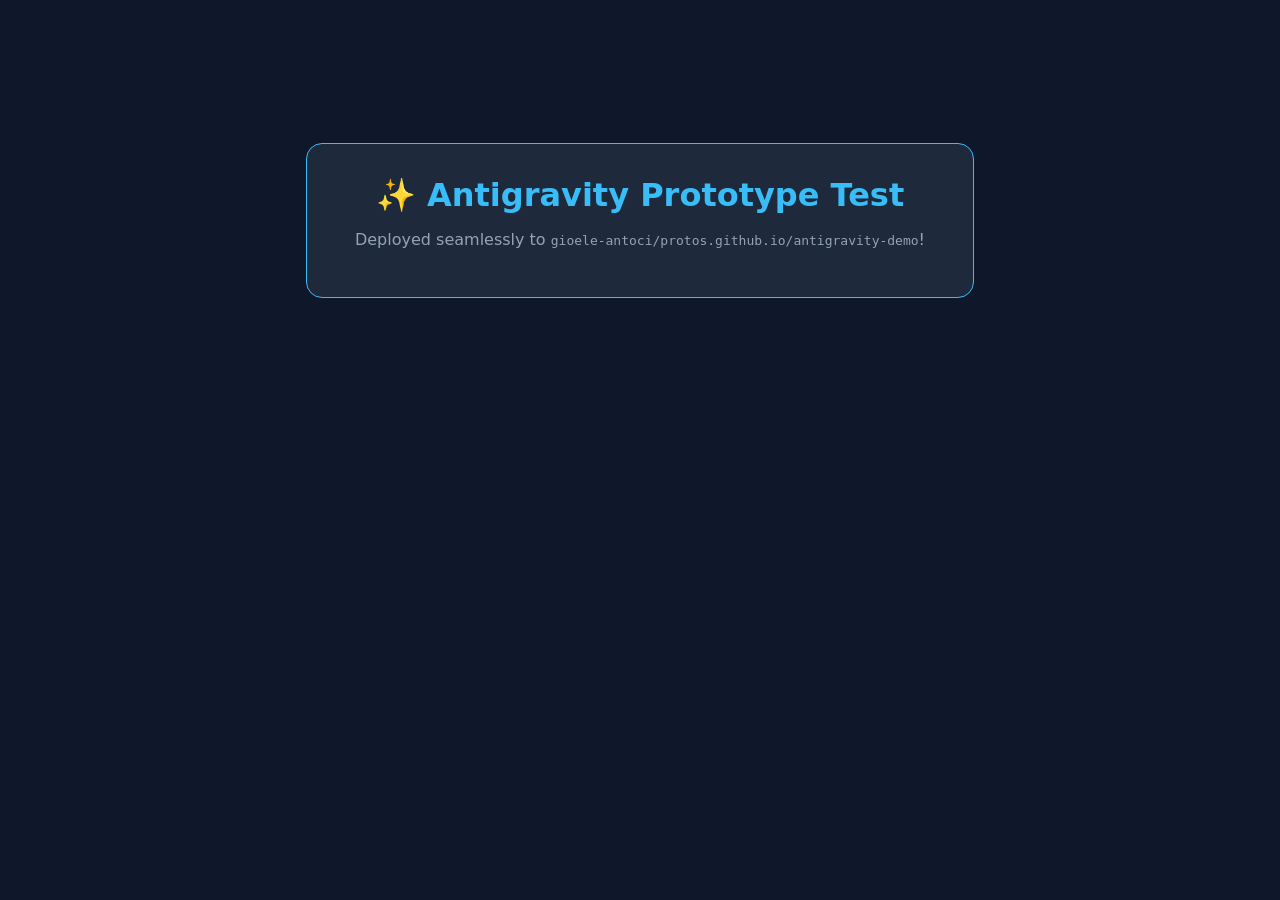
<file: antigravity-demo/index.html>
<!DOCTYPE html>
<html lang="en">
<head>
  <meta charset="UTF-8">
  <title>Agent Prototype Demo</title>
  <style>
    body { font-family: system-ui, sans-serif; background: #0f172a; color: #f8fafc; text-align: center; padding-top: 15vh; }
    .box { background: #1e293b; display: inline-block; padding: 2rem 3rem; border-radius: 1rem; border: 1px solid #38bdf8; }
    h1 { color: #38bdf8; margin: 0 0 1rem; }
    p { color: #94a3b8; }
  </style>
</head>
<body>
  <div class="box">
    <h1>✨ Antigravity Prototype Test</h1>
    <p>Deployed seamlessly to <code>gioele-antoci/protos.github.io/antigravity-demo</code>!</p>
  </div>
</body>
</html>
</file>
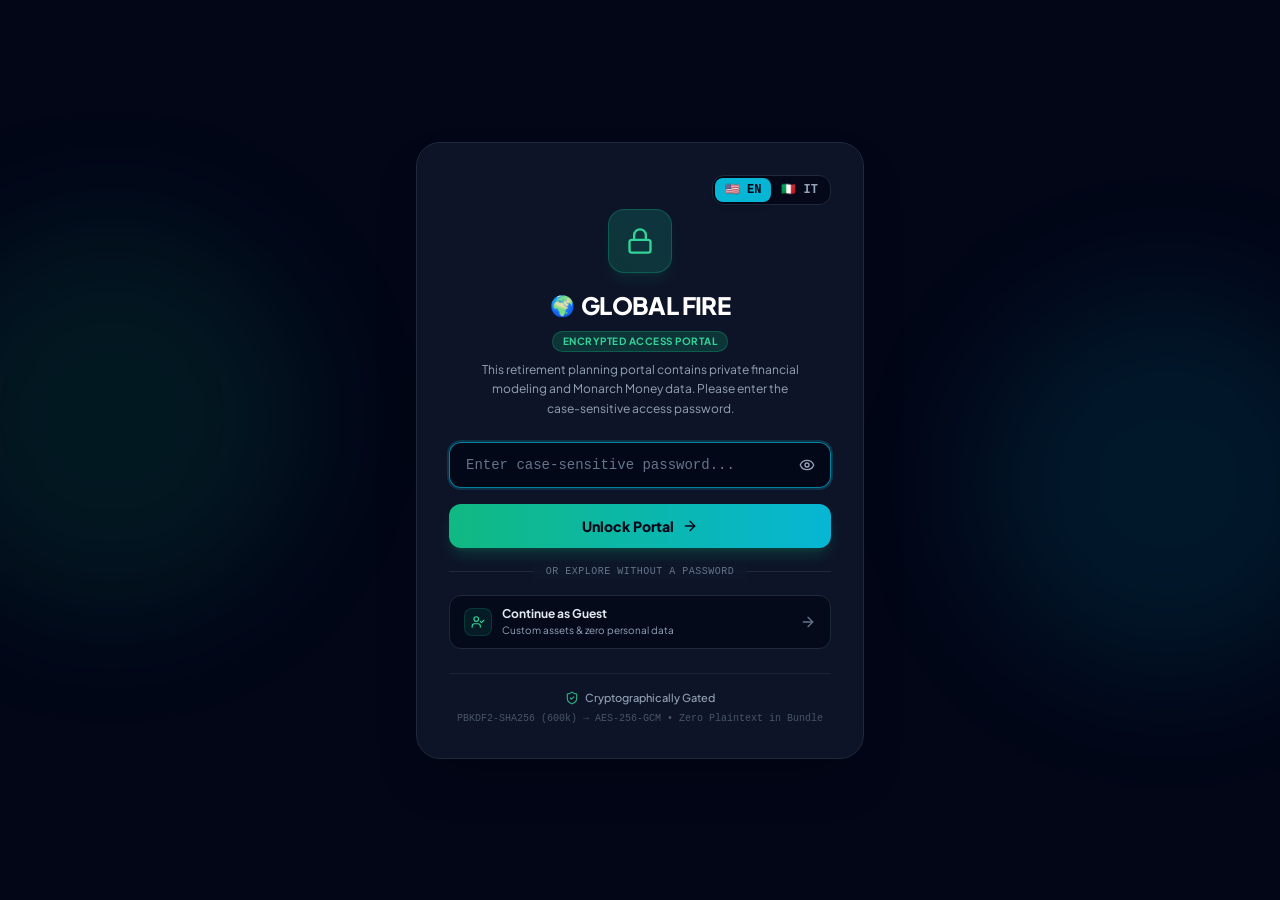
<file: global-fire-planner/index.html>
<!doctype html>
<html lang="en" class="dark">
  <head>
    <meta charset="UTF-8" />
    <link rel="icon" type="image/svg+xml" href="data:image/svg+xml,<svg xmlns='http://www.w3.org/2000/svg' viewBox='0 0 100 100'><text y='.9em' font-size='90'>🌍</text></svg>" />
    <meta name="viewport" content="width=device-width, initial-scale=1.0" />
    <meta http-equiv="Cache-Control" content="no-cache, no-store, must-revalidate" />
    <meta http-equiv="Pragma" content="no-cache" />
    <meta http-equiv="Expires" content="0" />
    <title>Global FIRE | Planet-Wide Retirement Timelines</title>
    <link rel="preconnect" href="https://fonts.googleapis.com">
    <link rel="preconnect" href="https://fonts.gstatic.com" crossorigin>
    <link href="https://fonts.googleapis.com/css2?family=Plus+Jakarta+Sans:wght@300;400;500;600;700;800&family=JetBrains+Mono:wght@400;500;600;700&display=swap" rel="stylesheet">
    <script type="module" crossorigin src="./assets/index-Co_eeKaE.js"></script>
    <link rel="stylesheet" crossorigin href="./assets/index-K_pzK1Fp.css">
  </head>
  <body class="bg-slate-950 text-slate-100 min-h-screen selection:bg-emerald-500/30 selection:text-emerald-200">
    <div id="root"></div>
  </body>
</html>
</file>
<file: global-fire-planner/assets/index-K_pzK1Fp.css>
*,:before,:after{--tw-border-spacing-x: 0;--tw-border-spacing-y: 0;--tw-translate-x: 0;--tw-translate-y: 0;--tw-rotate: 0;--tw-skew-x: 0;--tw-skew-y: 0;--tw-scale-x: 1;--tw-scale-y: 1;--tw-pan-x: ;--tw-pan-y: ;--tw-pinch-zoom: ;--tw-scroll-snap-strictness: proximity;--tw-gradient-from-position: ;--tw-gradient-via-position: ;--tw-gradient-to-position: ;--tw-ordinal: ;--tw-slashed-zero: ;--tw-numeric-figure: ;--tw-numeric-spacing: ;--tw-numeric-fraction: ;--tw-ring-inset: ;--tw-ring-offset-width: 0px;--tw-ring-offset-color: #fff;--tw-ring-color: rgb(59 130 246 / .5);--tw-ring-offset-shadow: 0 0 #0000;--tw-ring-shadow: 0 0 #0000;--tw-shadow: 0 0 #0000;--tw-shadow-colored: 0 0 #0000;--tw-blur: ;--tw-brightness: ;--tw-contrast: ;--tw-grayscale: ;--tw-hue-rotate: ;--tw-invert: ;--tw-saturate: ;--tw-sepia: ;--tw-drop-shadow: ;--tw-backdrop-blur: ;--tw-backdrop-brightness: ;--tw-backdrop-contrast: ;--tw-backdrop-grayscale: ;--tw-backdrop-hue-rotate: ;--tw-backdrop-invert: ;--tw-backdrop-opacity: ;--tw-backdrop-saturate: ;--tw-backdrop-sepia: ;--tw-contain-size: ;--tw-contain-layout: ;--tw-contain-paint: ;--tw-contain-style: }::backdrop{--tw-border-spacing-x: 0;--tw-border-spacing-y: 0;--tw-translate-x: 0;--tw-translate-y: 0;--tw-rotate: 0;--tw-skew-x: 0;--tw-skew-y: 0;--tw-scale-x: 1;--tw-scale-y: 1;--tw-pan-x: ;--tw-pan-y: ;--tw-pinch-zoom: ;--tw-scroll-snap-strictness: proximity;--tw-gradient-from-position: ;--tw-gradient-via-position: ;--tw-gradient-to-position: ;--tw-ordinal: ;--tw-slashed-zero: ;--tw-numeric-figure: ;--tw-numeric-spacing: ;--tw-numeric-fraction: ;--tw-ring-inset: ;--tw-ring-offset-width: 0px;--tw-ring-offset-color: #fff;--tw-ring-color: rgb(59 130 246 / .5);--tw-ring-offset-shadow: 0 0 #0000;--tw-ring-shadow: 0 0 #0000;--tw-shadow: 0 0 #0000;--tw-shadow-colored: 0 0 #0000;--tw-blur: ;--tw-brightness: ;--tw-contrast: ;--tw-grayscale: ;--tw-hue-rotate: ;--tw-invert: ;--tw-saturate: ;--tw-sepia: ;--tw-drop-shadow: ;--tw-backdrop-blur: ;--tw-backdrop-brightness: ;--tw-backdrop-contrast: ;--tw-backdrop-grayscale: ;--tw-backdrop-hue-rotate: ;--tw-backdrop-invert: ;--tw-backdrop-opacity: ;--tw-backdrop-saturate: ;--tw-backdrop-sepia: ;--tw-contain-size: ;--tw-contain-layout: ;--tw-contain-paint: ;--tw-contain-style: }*,:before,:after{box-sizing:border-box;border-width:0;border-style:solid;border-color:#e5e7eb}:before,:after{--tw-content: ""}html,:host{line-height:1.5;-webkit-text-size-adjust:100%;-moz-tab-size:4;-o-tab-size:4;tab-size:4;font-family:ui-sans-serif,system-ui,sans-serif,"Apple Color Emoji","Segoe UI Emoji",Segoe UI Symbol,"Noto Color Emoji";font-feature-settings:normal;font-variation-settings:normal;-webkit-tap-highlight-color:transparent}body{margin:0;line-height:inherit}hr{height:0;color:inherit;border-top-width:1px}abbr:where([title]){-webkit-text-decoration:underline dotted;text-decoration:underline dotted}h1,h2,h3,h4,h5,h6{font-size:inherit;font-weight:inherit}a{color:inherit;text-decoration:inherit}b,strong{font-weight:bolder}code,kbd,samp,pre{font-family:ui-monospace,SFMono-Regular,Menlo,Monaco,Consolas,Liberation Mono,Courier New,monospace;font-feature-settings:normal;font-variation-settings:normal;font-size:1em}small{font-size:80%}sub,sup{font-size:75%;line-height:0;position:relative;vertical-align:baseline}sub{bottom:-.25em}sup{top:-.5em}table{text-indent:0;border-color:inherit;border-collapse:collapse}button,input,optgroup,select,textarea{font-family:inherit;font-feature-settings:inherit;font-variation-settings:inherit;font-size:100%;font-weight:inherit;line-height:inherit;letter-spacing:inherit;color:inherit;margin:0;padding:0}button,select{text-transform:none}button,input:where([type=button]),input:where([type=reset]),input:where([type=submit]){-webkit-appearance:button;background-color:transparent;background-image:none}:-moz-focusring{outline:auto}:-moz-ui-invalid{box-shadow:none}progress{vertical-align:baseline}::-webkit-inner-spin-button,::-webkit-outer-spin-button{height:auto}[type=search]{-webkit-appearance:textfield;outline-offset:-2px}::-webkit-search-decoration{-webkit-appearance:none}::-webkit-file-upload-button{-webkit-appearance:button;font:inherit}summary{display:list-item}blockquote,dl,dd,h1,h2,h3,h4,h5,h6,hr,figure,p,pre{margin:0}fieldset{margin:0;padding:0}legend{padding:0}ol,ul,menu{list-style:none;margin:0;padding:0}dialog{padding:0}textarea{resize:vertical}input::-moz-placeholder,textarea::-moz-placeholder{opacity:1;color:#9ca3af}input::placeholder,textarea::placeholder{opacity:1;color:#9ca3af}button,[role=button]{cursor:pointer}:disabled{cursor:default}img,svg,video,canvas,audio,iframe,embed,object{display:block;vertical-align:middle}img,video{max-width:100%;height:auto}[hidden]:where(:not([hidden=until-found])){display:none}.sr-only{position:absolute;width:1px;height:1px;padding:0;margin:-1px;overflow:hidden;clip:rect(0,0,0,0);white-space:nowrap;border-width:0}.pointer-events-none{pointer-events:none}.visible{visibility:visible}.static{position:static}.fixed{position:fixed}.absolute{position:absolute}.relative{position:relative}.sticky{position:sticky}.inset-0{top:0;right:0;bottom:0;left:0}.-left-20{left:-5rem}.-right-16{right:-4rem}.-right-20{right:-5rem}.-right-24{right:-6rem}.-top-16{top:-4rem}.-top-24{top:-6rem}.bottom-1\/4{bottom:25%}.bottom-3{bottom:.75rem}.left-0{left:0}.left-3{left:.75rem}.left-3\.5{left:.875rem}.right-0{right:0}.right-3{right:.75rem}.top-0{top:0}.top-1\/2{top:50%}.top-1\/4{top:25%}.top-3{top:.75rem}.top-full{top:100%}.z-10{z-index:10}.z-20{z-index:20}.z-30{z-index:30}.z-40{z-index:40}.z-50{z-index:50}.mx-auto{margin-left:auto;margin-right:auto}.my-0\.5{margin-top:.125rem;margin-bottom:.125rem}.my-2{margin-top:.5rem;margin-bottom:.5rem}.my-4{margin-top:1rem;margin-bottom:1rem}.my-auto{margin-top:auto;margin-bottom:auto}.-mt-3{margin-top:-.75rem}.mb-1{margin-bottom:.25rem}.mb-1\.5{margin-bottom:.375rem}.mb-2{margin-bottom:.5rem}.mb-2\.5{margin-bottom:.625rem}.mb-3{margin-bottom:.75rem}.mb-4{margin-bottom:1rem}.mb-5{margin-bottom:1.25rem}.mb-6{margin-bottom:1.5rem}.ml-0{margin-left:0}.ml-1{margin-left:.25rem}.ml-1\.5{margin-left:.375rem}.ml-3{margin-left:.75rem}.ml-auto{margin-left:auto}.mr-0\.5{margin-right:.125rem}.mr-1{margin-right:.25rem}.mt-0\.5{margin-top:.125rem}.mt-1{margin-top:.25rem}.mt-1\.5{margin-top:.375rem}.mt-2{margin-top:.5rem}.mt-2\.5{margin-top:.625rem}.mt-3{margin-top:.75rem}.mt-4{margin-top:1rem}.mt-6{margin-top:1.5rem}.line-clamp-1{overflow:hidden;display:-webkit-box;-webkit-box-orient:vertical;-webkit-line-clamp:1}.line-clamp-2{overflow:hidden;display:-webkit-box;-webkit-box-orient:vertical;-webkit-line-clamp:2}.block{display:block}.inline-block{display:inline-block}.inline{display:inline}.flex{display:flex}.inline-flex{display:inline-flex}.table{display:table}.grid{display:grid}.hidden{display:none}.aspect-\[1200\/630\]{aspect-ratio:1200/630}.h-1{height:.25rem}.h-10{height:2.5rem}.h-12{height:3rem}.h-16{height:4rem}.h-2{height:.5rem}.h-2\.5{height:.625rem}.h-3{height:.75rem}.h-3\.5{height:.875rem}.h-4{height:1rem}.h-48{height:12rem}.h-5{height:1.25rem}.h-6{height:1.5rem}.h-7{height:1.75rem}.h-72{height:18rem}.h-9{height:2.25rem}.h-96{height:24rem}.h-\[340px\]{height:340px}.h-full{height:100%}.h-px{height:1px}.max-h-\[500px\]{max-height:500px}.max-h-\[50vh\]{max-height:50vh}.max-h-\[640px\]{max-height:640px}.max-h-\[68vh\]{max-height:68vh}.min-h-\[32px\]{min-height:32px}.min-h-\[36px\]{min-height:36px}.min-h-\[38px\]{min-height:38px}.min-h-\[48px\]{min-height:48px}.min-h-screen{min-height:100vh}.w-10{width:2.5rem}.w-11{width:2.75rem}.w-12{width:3rem}.w-16{width:4rem}.w-2{width:.5rem}.w-2\.5{width:.625rem}.w-20{width:5rem}.w-24{width:6rem}.w-3{width:.75rem}.w-3\.5{width:.875rem}.w-4{width:1rem}.w-48{width:12rem}.w-5{width:1.25rem}.w-6{width:1.5rem}.w-7{width:1.75rem}.w-72{width:18rem}.w-9{width:2.25rem}.w-96{width:24rem}.w-full{width:100%}.min-w-0{min-width:0px}.min-w-\[170px\]{min-width:170px}.max-w-2xl{max-width:42rem}.max-w-4xl{max-width:56rem}.max-w-7xl{max-width:80rem}.max-w-md{max-width:28rem}.max-w-xl{max-width:36rem}.max-w-xs{max-width:20rem}.flex-1{flex:1 1 0%}.shrink-0{flex-shrink:0}.-translate-x-1\/2{--tw-translate-x: -50%;transform:translate(var(--tw-translate-x),var(--tw-translate-y)) rotate(var(--tw-rotate)) skew(var(--tw-skew-x)) skewY(var(--tw-skew-y)) scaleX(var(--tw-scale-x)) scaleY(var(--tw-scale-y))}.-translate-y-1\/2{--tw-translate-y: -50%;transform:translate(var(--tw-translate-x),var(--tw-translate-y)) rotate(var(--tw-rotate)) skew(var(--tw-skew-x)) skewY(var(--tw-skew-y)) scaleX(var(--tw-scale-x)) scaleY(var(--tw-scale-y))}.-translate-y-full{--tw-translate-y: -100%;transform:translate(var(--tw-translate-x),var(--tw-translate-y)) rotate(var(--tw-rotate)) skew(var(--tw-skew-x)) skewY(var(--tw-skew-y)) scaleX(var(--tw-scale-x)) scaleY(var(--tw-scale-y))}.rotate-180{--tw-rotate: 180deg;transform:translate(var(--tw-translate-x),var(--tw-translate-y)) rotate(var(--tw-rotate)) skew(var(--tw-skew-x)) skewY(var(--tw-skew-y)) scaleX(var(--tw-scale-x)) scaleY(var(--tw-scale-y))}.rotate-45{--tw-rotate: 45deg;transform:translate(var(--tw-translate-x),var(--tw-translate-y)) rotate(var(--tw-rotate)) skew(var(--tw-skew-x)) skewY(var(--tw-skew-y)) scaleX(var(--tw-scale-x)) scaleY(var(--tw-scale-y))}.transform{transform:translate(var(--tw-translate-x),var(--tw-translate-y)) rotate(var(--tw-rotate)) skew(var(--tw-skew-x)) skewY(var(--tw-skew-y)) scaleX(var(--tw-scale-x)) scaleY(var(--tw-scale-y))}@keyframes pulse{50%{opacity:.5}}.animate-pulse{animation:pulse 2s cubic-bezier(.4,0,.6,1) infinite}@keyframes spin{to{transform:rotate(360deg)}}.animate-spin{animation:spin 1s linear infinite}.cursor-grab{cursor:grab}.cursor-pointer{cursor:pointer}.cursor-wait{cursor:wait}.touch-none{touch-action:none}.select-none{-webkit-user-select:none;-moz-user-select:none;user-select:none}.appearance-none{-webkit-appearance:none;-moz-appearance:none;appearance:none}.grid-cols-1{grid-template-columns:repeat(1,minmax(0,1fr))}.grid-cols-2{grid-template-columns:repeat(2,minmax(0,1fr))}.grid-cols-3{grid-template-columns:repeat(3,minmax(0,1fr))}.grid-cols-4{grid-template-columns:repeat(4,minmax(0,1fr))}.flex-col{flex-direction:column}.flex-wrap{flex-wrap:wrap}.items-start{align-items:flex-start}.items-center{align-items:center}.justify-end{justify-content:flex-end}.justify-center{justify-content:center}.justify-between{justify-content:space-between}.gap-0\.5{gap:.125rem}.gap-1{gap:.25rem}.gap-1\.5{gap:.375rem}.gap-2{gap:.5rem}.gap-2\.5{gap:.625rem}.gap-3{gap:.75rem}.gap-4{gap:1rem}.gap-x-1\.5{-moz-column-gap:.375rem;column-gap:.375rem}.gap-x-2{-moz-column-gap:.5rem;column-gap:.5rem}.gap-y-0\.5{row-gap:.125rem}.space-y-1>:not([hidden])~:not([hidden]){--tw-space-y-reverse: 0;margin-top:calc(.25rem * calc(1 - var(--tw-space-y-reverse)));margin-bottom:calc(.25rem * var(--tw-space-y-reverse))}.space-y-1\.5>:not([hidden])~:not([hidden]){--tw-space-y-reverse: 0;margin-top:calc(.375rem * calc(1 - var(--tw-space-y-reverse)));margin-bottom:calc(.375rem * var(--tw-space-y-reverse))}.space-y-2>:not([hidden])~:not([hidden]){--tw-space-y-reverse: 0;margin-top:calc(.5rem * calc(1 - var(--tw-space-y-reverse)));margin-bottom:calc(.5rem * var(--tw-space-y-reverse))}.space-y-2\.5>:not([hidden])~:not([hidden]){--tw-space-y-reverse: 0;margin-top:calc(.625rem * calc(1 - var(--tw-space-y-reverse)));margin-bottom:calc(.625rem * var(--tw-space-y-reverse))}.space-y-3>:not([hidden])~:not([hidden]){--tw-space-y-reverse: 0;margin-top:calc(.75rem * calc(1 - var(--tw-space-y-reverse)));margin-bottom:calc(.75rem * var(--tw-space-y-reverse))}.space-y-3\.5>:not([hidden])~:not([hidden]){--tw-space-y-reverse: 0;margin-top:calc(.875rem * calc(1 - var(--tw-space-y-reverse)));margin-bottom:calc(.875rem * var(--tw-space-y-reverse))}.space-y-4>:not([hidden])~:not([hidden]){--tw-space-y-reverse: 0;margin-top:calc(1rem * calc(1 - var(--tw-space-y-reverse)));margin-bottom:calc(1rem * var(--tw-space-y-reverse))}.space-y-5>:not([hidden])~:not([hidden]){--tw-space-y-reverse: 0;margin-top:calc(1.25rem * calc(1 - var(--tw-space-y-reverse)));margin-bottom:calc(1.25rem * var(--tw-space-y-reverse))}.space-y-6>:not([hidden])~:not([hidden]){--tw-space-y-reverse: 0;margin-top:calc(1.5rem * calc(1 - var(--tw-space-y-reverse)));margin-bottom:calc(1.5rem * var(--tw-space-y-reverse))}.divide-y>:not([hidden])~:not([hidden]){--tw-divide-y-reverse: 0;border-top-width:calc(1px * calc(1 - var(--tw-divide-y-reverse)));border-bottom-width:calc(1px * var(--tw-divide-y-reverse))}.divide-slate-800\/40>:not([hidden])~:not([hidden]){border-color:#1e293b66}.divide-slate-800\/60>:not([hidden])~:not([hidden]){border-color:#1e293b99}.self-start{align-self:flex-start}.self-end{align-self:flex-end}.self-stretch{align-self:stretch}.overflow-hidden{overflow:hidden}.overflow-x-auto{overflow-x:auto}.overflow-y-auto{overflow-y:auto}.truncate{overflow:hidden;text-overflow:ellipsis;white-space:nowrap}.whitespace-nowrap{white-space:nowrap}.rounded{border-radius:.25rem}.rounded-2xl{border-radius:1rem}.rounded-3xl{border-radius:1.5rem}.rounded-full{border-radius:9999px}.rounded-lg{border-radius:.5rem}.rounded-md{border-radius:.375rem}.rounded-xl{border-radius:.75rem}.border{border-width:1px}.border-2{border-width:2px}.border-b{border-bottom-width:1px}.border-l-4{border-left-width:4px}.border-t{border-top-width:1px}.border-amber-400{--tw-border-opacity: 1;border-color:rgb(251 191 36 / var(--tw-border-opacity, 1))}.border-amber-500{--tw-border-opacity: 1;border-color:rgb(245 158 11 / var(--tw-border-opacity, 1))}.border-amber-500\/20{border-color:#f59e0b33}.border-amber-500\/30{border-color:#f59e0b4d}.border-amber-500\/40{border-color:#f59e0b66}.border-blue-400{--tw-border-opacity: 1;border-color:rgb(96 165 250 / var(--tw-border-opacity, 1))}.border-cyan-400{--tw-border-opacity: 1;border-color:rgb(34 211 238 / var(--tw-border-opacity, 1))}.border-cyan-500{--tw-border-opacity: 1;border-color:rgb(6 182 212 / var(--tw-border-opacity, 1))}.border-cyan-500\/20{border-color:#06b6d433}.border-cyan-500\/30{border-color:#06b6d44d}.border-cyan-500\/40{border-color:#06b6d466}.border-cyan-800\/40{border-color:#155e7566}.border-cyan-800\/60{border-color:#155e7599}.border-emerald-400{--tw-border-opacity: 1;border-color:rgb(52 211 153 / var(--tw-border-opacity, 1))}.border-emerald-500{--tw-border-opacity: 1;border-color:rgb(16 185 129 / var(--tw-border-opacity, 1))}.border-emerald-500\/20{border-color:#10b98133}.border-emerald-500\/30{border-color:#10b9814d}.border-emerald-500\/40{border-color:#10b98166}.border-emerald-500\/50{border-color:#10b98180}.border-emerald-500\/60{border-color:#10b98199}.border-purple-400{--tw-border-opacity: 1;border-color:rgb(192 132 252 / var(--tw-border-opacity, 1))}.border-purple-500\/30{border-color:#a855f74d}.border-purple-500\/40{border-color:#a855f766}.border-rose-500\/20{border-color:#f43f5e33}.border-rose-500\/80{border-color:#f43f5ecc}.border-sky-400{--tw-border-opacity: 1;border-color:rgb(56 189 248 / var(--tw-border-opacity, 1))}.border-slate-600{--tw-border-opacity: 1;border-color:rgb(71 85 105 / var(--tw-border-opacity, 1))}.border-slate-700{--tw-border-opacity: 1;border-color:rgb(51 65 85 / var(--tw-border-opacity, 1))}.border-slate-700\/60{border-color:#33415599}.border-slate-700\/70{border-color:#334155b3}.border-slate-700\/80{border-color:#334155cc}.border-slate-800{--tw-border-opacity: 1;border-color:rgb(30 41 59 / var(--tw-border-opacity, 1))}.border-slate-800\/40{border-color:#1e293b66}.border-slate-800\/50{border-color:#1e293b80}.border-slate-800\/60{border-color:#1e293b99}.border-slate-800\/70{border-color:#1e293bb3}.border-slate-800\/80{border-color:#1e293bcc}.border-slate-800\/90{border-color:#1e293be6}.border-white{--tw-border-opacity: 1;border-color:rgb(255 255 255 / var(--tw-border-opacity, 1))}.border-white\/10{border-color:#ffffff1a}.bg-amber-400{--tw-bg-opacity: 1;background-color:rgb(251 191 36 / var(--tw-bg-opacity, 1))}.bg-amber-500{--tw-bg-opacity: 1;background-color:rgb(245 158 11 / var(--tw-bg-opacity, 1))}.bg-amber-500\/10{background-color:#f59e0b1a}.bg-amber-500\/15{background-color:#f59e0b26}.bg-amber-500\/20{background-color:#f59e0b33}.bg-black\/80{background-color:#000c}.bg-blue-500{--tw-bg-opacity: 1;background-color:rgb(59 130 246 / var(--tw-bg-opacity, 1))}.bg-blue-500\/15{background-color:#3b82f626}.bg-cyan-500{--tw-bg-opacity: 1;background-color:rgb(6 182 212 / var(--tw-bg-opacity, 1))}.bg-cyan-500\/10{background-color:#06b6d41a}.bg-cyan-500\/15{background-color:#06b6d426}.bg-cyan-500\/20{background-color:#06b6d433}.bg-cyan-950\/30{background-color:#0833444d}.bg-cyan-950\/40{background-color:#08334466}.bg-emerald-400{--tw-bg-opacity: 1;background-color:rgb(52 211 153 / var(--tw-bg-opacity, 1))}.bg-emerald-500{--tw-bg-opacity: 1;background-color:rgb(16 185 129 / var(--tw-bg-opacity, 1))}.bg-emerald-500\/10{background-color:#10b9811a}.bg-emerald-500\/15{background-color:#10b98126}.bg-emerald-500\/20{background-color:#10b98133}.bg-emerald-500\/25{background-color:#10b98140}.bg-emerald-950\/30{background-color:#022c224d}.bg-emerald-950\/40{background-color:#022c2266}.bg-purple-500{--tw-bg-opacity: 1;background-color:rgb(168 85 247 / var(--tw-bg-opacity, 1))}.bg-purple-500\/10{background-color:#a855f71a}.bg-purple-500\/15{background-color:#a855f726}.bg-purple-500\/20{background-color:#a855f733}.bg-purple-950\/30{background-color:#3b07644d}.bg-rose-500\/10{background-color:#f43f5e1a}.bg-rose-500\/20{background-color:#f43f5e33}.bg-sky-500{--tw-bg-opacity: 1;background-color:rgb(14 165 233 / var(--tw-bg-opacity, 1))}.bg-sky-500\/20{background-color:#0ea5e933}.bg-slate-800{--tw-bg-opacity: 1;background-color:rgb(30 41 59 / var(--tw-bg-opacity, 1))}.bg-slate-800\/80{background-color:#1e293bcc}.bg-slate-800\/90{background-color:#1e293be6}.bg-slate-800\/95{background-color:#1e293bf2}.bg-slate-900{--tw-bg-opacity: 1;background-color:rgb(15 23 42 / var(--tw-bg-opacity, 1))}.bg-slate-900\/60{background-color:#0f172a99}.bg-slate-900\/70{background-color:#0f172ab3}.bg-slate-900\/80{background-color:#0f172acc}.bg-slate-900\/85{background-color:#0f172ad9}.bg-slate-900\/90{background-color:#0f172ae6}.bg-slate-900\/95{background-color:#0f172af2}.bg-slate-950{--tw-bg-opacity: 1;background-color:rgb(2 6 23 / var(--tw-bg-opacity, 1))}.bg-slate-950\/40{background-color:#02061766}.bg-slate-950\/50{background-color:#02061780}.bg-slate-950\/60{background-color:#02061799}.bg-slate-950\/70{background-color:#020617b3}.bg-slate-950\/80{background-color:#020617cc}.bg-slate-950\/85{background-color:#020617d9}.bg-slate-950\/90{background-color:#020617e6}.bg-slate-950\/95{background-color:#020617f2}.bg-teal-400{--tw-bg-opacity: 1;background-color:rgb(45 212 191 / var(--tw-bg-opacity, 1))}.bg-transparent{background-color:transparent}.bg-\[radial-gradient\(\#38bdf8_1px\,transparent_1px\)\]{background-image:radial-gradient(#38bdf8 1px,transparent 1px)}.bg-gradient-to-r{background-image:linear-gradient(to right,var(--tw-gradient-stops))}.bg-gradient-to-tr{background-image:linear-gradient(to top right,var(--tw-gradient-stops))}.from-cyan-500{--tw-gradient-from: #06b6d4 var(--tw-gradient-from-position);--tw-gradient-to: rgb(6 182 212 / 0) var(--tw-gradient-to-position);--tw-gradient-stops: var(--tw-gradient-from), var(--tw-gradient-to)}.from-cyan-500\/20{--tw-gradient-from: rgb(6 182 212 / .2) var(--tw-gradient-from-position);--tw-gradient-to: rgb(6 182 212 / 0) var(--tw-gradient-to-position);--tw-gradient-stops: var(--tw-gradient-from), var(--tw-gradient-to)}.from-cyan-950\/40{--tw-gradient-from: rgb(8 51 68 / .4) var(--tw-gradient-from-position);--tw-gradient-to: rgb(8 51 68 / 0) var(--tw-gradient-to-position);--tw-gradient-stops: var(--tw-gradient-from), var(--tw-gradient-to)}.from-emerald-500{--tw-gradient-from: #10b981 var(--tw-gradient-from-position);--tw-gradient-to: rgb(16 185 129 / 0) var(--tw-gradient-to-position);--tw-gradient-stops: var(--tw-gradient-from), var(--tw-gradient-to)}.from-emerald-500\/15{--tw-gradient-from: rgb(16 185 129 / .15) var(--tw-gradient-from-position);--tw-gradient-to: rgb(16 185 129 / 0) var(--tw-gradient-to-position);--tw-gradient-stops: var(--tw-gradient-from), var(--tw-gradient-to)}.from-emerald-500\/20{--tw-gradient-from: rgb(16 185 129 / .2) var(--tw-gradient-from-position);--tw-gradient-to: rgb(16 185 129 / 0) var(--tw-gradient-to-position);--tw-gradient-stops: var(--tw-gradient-from), var(--tw-gradient-to)}.from-emerald-950\/60{--tw-gradient-from: rgb(2 44 34 / .6) var(--tw-gradient-from-position);--tw-gradient-to: rgb(2 44 34 / 0) var(--tw-gradient-to-position);--tw-gradient-stops: var(--tw-gradient-from), var(--tw-gradient-to)}.via-blue-500{--tw-gradient-to: rgb(59 130 246 / 0) var(--tw-gradient-to-position);--tw-gradient-stops: var(--tw-gradient-from), #3b82f6 var(--tw-gradient-via-position), var(--tw-gradient-to)}.via-blue-950\/30{--tw-gradient-to: rgb(23 37 84 / 0) var(--tw-gradient-to-position);--tw-gradient-stops: var(--tw-gradient-from), rgb(23 37 84 / .3) var(--tw-gradient-via-position), var(--tw-gradient-to)}.via-slate-900{--tw-gradient-to: rgb(15 23 42 / 0) var(--tw-gradient-to-position);--tw-gradient-stops: var(--tw-gradient-from), #0f172a var(--tw-gradient-via-position), var(--tw-gradient-to)}.to-blue-500{--tw-gradient-to: #3b82f6 var(--tw-gradient-to-position)}.to-blue-500\/20{--tw-gradient-to: rgb(59 130 246 / .2) var(--tw-gradient-to-position)}.to-cyan-500{--tw-gradient-to: #06b6d4 var(--tw-gradient-to-position)}.to-cyan-500\/15{--tw-gradient-to: rgb(6 182 212 / .15) var(--tw-gradient-to-position)}.to-cyan-950\/40{--tw-gradient-to: rgb(8 51 68 / .4) var(--tw-gradient-to-position)}.to-emerald-500{--tw-gradient-to: #10b981 var(--tw-gradient-to-position)}.to-slate-900{--tw-gradient-to: #0f172a var(--tw-gradient-to-position)}.to-teal-400{--tw-gradient-to: #2dd4bf var(--tw-gradient-to-position)}.to-teal-500\/20{--tw-gradient-to: rgb(20 184 166 / .2) var(--tw-gradient-to-position)}.object-contain{-o-object-fit:contain;object-fit:contain}.p-0\.5{padding:.125rem}.p-1{padding:.25rem}.p-1\.5{padding:.375rem}.p-2{padding:.5rem}.p-2\.5{padding:.625rem}.p-3{padding:.75rem}.p-3\.5{padding:.875rem}.p-4{padding:1rem}.p-5{padding:1.25rem}.p-6{padding:1.5rem}.px-0\.5{padding-left:.125rem;padding-right:.125rem}.px-1\.5{padding-left:.375rem;padding-right:.375rem}.px-2{padding-left:.5rem;padding-right:.5rem}.px-2\.5{padding-left:.625rem;padding-right:.625rem}.px-3{padding-left:.75rem;padding-right:.75rem}.px-3\.5{padding-left:.875rem;padding-right:.875rem}.px-4{padding-left:1rem;padding-right:1rem}.px-5{padding-left:1.25rem;padding-right:1.25rem}.py-0\.5{padding-top:.125rem;padding-bottom:.125rem}.py-1{padding-top:.25rem;padding-bottom:.25rem}.py-1\.5{padding-top:.375rem;padding-bottom:.375rem}.py-2{padding-top:.5rem;padding-bottom:.5rem}.py-2\.5{padding-top:.625rem;padding-bottom:.625rem}.py-3{padding-top:.75rem;padding-bottom:.75rem}.py-4{padding-top:1rem;padding-bottom:1rem}.py-5{padding-top:1.25rem;padding-bottom:1.25rem}.pb-1{padding-bottom:.25rem}.pb-2{padding-bottom:.5rem}.pb-2\.5{padding-bottom:.625rem}.pb-24{padding-bottom:6rem}.pb-3{padding-bottom:.75rem}.pb-4{padding-bottom:1rem}.pb-6{padding-bottom:1.5rem}.pl-11{padding-left:2.75rem}.pl-9{padding-left:2.25rem}.pr-1{padding-right:.25rem}.pr-11{padding-right:2.75rem}.pr-2{padding-right:.5rem}.pr-20{padding-right:5rem}.pr-3{padding-right:.75rem}.pt-0\.5{padding-top:.125rem}.pt-1{padding-top:.25rem}.pt-1\.5{padding-top:.375rem}.pt-2{padding-top:.5rem}.pt-3{padding-top:.75rem}.pt-4{padding-top:1rem}.text-left{text-align:left}.text-center{text-align:center}.text-right{text-align:right}.font-mono{font-family:ui-monospace,SFMono-Regular,Menlo,Monaco,Consolas,Liberation Mono,Courier New,monospace}.font-sans{font-family:ui-sans-serif,system-ui,sans-serif,"Apple Color Emoji","Segoe UI Emoji",Segoe UI Symbol,"Noto Color Emoji"}.text-2xl{font-size:1.5rem;line-height:2rem}.text-3xl{font-size:1.875rem;line-height:2.25rem}.text-\[10px\]{font-size:10px}.text-\[11px\]{font-size:11px}.text-\[9px\]{font-size:9px}.text-base{font-size:1rem;line-height:1.5rem}.text-lg{font-size:1.125rem;line-height:1.75rem}.text-sm{font-size:.875rem;line-height:1.25rem}.text-xl{font-size:1.25rem;line-height:1.75rem}.text-xs{font-size:.75rem;line-height:1rem}.font-black{font-weight:900}.font-bold{font-weight:700}.font-extrabold{font-weight:800}.font-medium{font-weight:500}.font-normal{font-weight:400}.font-semibold{font-weight:600}.uppercase{text-transform:uppercase}.lowercase{text-transform:lowercase}.capitalize{text-transform:capitalize}.italic{font-style:italic}.not-italic{font-style:normal}.leading-relaxed{line-height:1.625}.leading-snug{line-height:1.375}.leading-tight{line-height:1.25}.tracking-tight{letter-spacing:-.025em}.tracking-wider{letter-spacing:.05em}.text-amber-200{--tw-text-opacity: 1;color:rgb(253 230 138 / var(--tw-text-opacity, 1))}.text-amber-300{--tw-text-opacity: 1;color:rgb(252 211 77 / var(--tw-text-opacity, 1))}.text-amber-400{--tw-text-opacity: 1;color:rgb(251 191 36 / var(--tw-text-opacity, 1))}.text-blue-400{--tw-text-opacity: 1;color:rgb(96 165 250 / var(--tw-text-opacity, 1))}.text-cyan-300{--tw-text-opacity: 1;color:rgb(103 232 249 / var(--tw-text-opacity, 1))}.text-cyan-400{--tw-text-opacity: 1;color:rgb(34 211 238 / var(--tw-text-opacity, 1))}.text-cyan-500{--tw-text-opacity: 1;color:rgb(6 182 212 / var(--tw-text-opacity, 1))}.text-emerald-300{--tw-text-opacity: 1;color:rgb(110 231 183 / var(--tw-text-opacity, 1))}.text-emerald-400{--tw-text-opacity: 1;color:rgb(52 211 153 / var(--tw-text-opacity, 1))}.text-emerald-400\/80{color:#34d399cc}.text-emerald-400\/90{color:#34d399e6}.text-emerald-500{--tw-text-opacity: 1;color:rgb(16 185 129 / var(--tw-text-opacity, 1))}.text-indigo-400{--tw-text-opacity: 1;color:rgb(129 140 248 / var(--tw-text-opacity, 1))}.text-pink-400{--tw-text-opacity: 1;color:rgb(244 114 182 / var(--tw-text-opacity, 1))}.text-purple-300{--tw-text-opacity: 1;color:rgb(216 180 254 / var(--tw-text-opacity, 1))}.text-purple-400{--tw-text-opacity: 1;color:rgb(192 132 252 / var(--tw-text-opacity, 1))}.text-rose-400{--tw-text-opacity: 1;color:rgb(251 113 133 / var(--tw-text-opacity, 1))}.text-sky-400{--tw-text-opacity: 1;color:rgb(56 189 248 / var(--tw-text-opacity, 1))}.text-slate-100{--tw-text-opacity: 1;color:rgb(241 245 249 / var(--tw-text-opacity, 1))}.text-slate-200{--tw-text-opacity: 1;color:rgb(226 232 240 / var(--tw-text-opacity, 1))}.text-slate-300{--tw-text-opacity: 1;color:rgb(203 213 225 / var(--tw-text-opacity, 1))}.text-slate-400{--tw-text-opacity: 1;color:rgb(148 163 184 / var(--tw-text-opacity, 1))}.text-slate-500{--tw-text-opacity: 1;color:rgb(100 116 139 / var(--tw-text-opacity, 1))}.text-slate-600{--tw-text-opacity: 1;color:rgb(71 85 105 / var(--tw-text-opacity, 1))}.text-slate-700{--tw-text-opacity: 1;color:rgb(51 65 85 / var(--tw-text-opacity, 1))}.text-slate-950{--tw-text-opacity: 1;color:rgb(2 6 23 / var(--tw-text-opacity, 1))}.text-teal-400{--tw-text-opacity: 1;color:rgb(45 212 191 / var(--tw-text-opacity, 1))}.text-white{--tw-text-opacity: 1;color:rgb(255 255 255 / var(--tw-text-opacity, 1))}.underline{text-decoration-line:underline}.underline-offset-2{text-underline-offset:2px}.antialiased{-webkit-font-smoothing:antialiased;-moz-osx-font-smoothing:grayscale}.placeholder-slate-400::-moz-placeholder{--tw-placeholder-opacity: 1;color:rgb(148 163 184 / var(--tw-placeholder-opacity, 1))}.placeholder-slate-400::placeholder{--tw-placeholder-opacity: 1;color:rgb(148 163 184 / var(--tw-placeholder-opacity, 1))}.placeholder-slate-500::-moz-placeholder{--tw-placeholder-opacity: 1;color:rgb(100 116 139 / var(--tw-placeholder-opacity, 1))}.placeholder-slate-500::placeholder{--tw-placeholder-opacity: 1;color:rgb(100 116 139 / var(--tw-placeholder-opacity, 1))}.accent-amber-500{accent-color:#f59e0b}.accent-cyan-500{accent-color:#06b6d4}.accent-emerald-500{accent-color:#10b981}.accent-purple-500{accent-color:#a855f7}.opacity-10{opacity:.1}.opacity-15{opacity:.15}.opacity-20{opacity:.2}.opacity-70{opacity:.7}.opacity-75{opacity:.75}.opacity-80{opacity:.8}.shadow{--tw-shadow: 0 1px 3px 0 rgb(0 0 0 / .1), 0 1px 2px -1px rgb(0 0 0 / .1);--tw-shadow-colored: 0 1px 3px 0 var(--tw-shadow-color), 0 1px 2px -1px var(--tw-shadow-color);box-shadow:var(--tw-ring-offset-shadow, 0 0 #0000),var(--tw-ring-shadow, 0 0 #0000),var(--tw-shadow)}.shadow-2xl{--tw-shadow: 0 25px 50px -12px rgb(0 0 0 / .25);--tw-shadow-colored: 0 25px 50px -12px var(--tw-shadow-color);box-shadow:var(--tw-ring-offset-shadow, 0 0 #0000),var(--tw-ring-shadow, 0 0 #0000),var(--tw-shadow)}.shadow-inner{--tw-shadow: inset 0 2px 4px 0 rgb(0 0 0 / .05);--tw-shadow-colored: inset 0 2px 4px 0 var(--tw-shadow-color);box-shadow:var(--tw-ring-offset-shadow, 0 0 #0000),var(--tw-ring-shadow, 0 0 #0000),var(--tw-shadow)}.shadow-lg{--tw-shadow: 0 10px 15px -3px rgb(0 0 0 / .1), 0 4px 6px -4px rgb(0 0 0 / .1);--tw-shadow-colored: 0 10px 15px -3px var(--tw-shadow-color), 0 4px 6px -4px var(--tw-shadow-color);box-shadow:var(--tw-ring-offset-shadow, 0 0 #0000),var(--tw-ring-shadow, 0 0 #0000),var(--tw-shadow)}.shadow-md{--tw-shadow: 0 4px 6px -1px rgb(0 0 0 / .1), 0 2px 4px -2px rgb(0 0 0 / .1);--tw-shadow-colored: 0 4px 6px -1px var(--tw-shadow-color), 0 2px 4px -2px var(--tw-shadow-color);box-shadow:var(--tw-ring-offset-shadow, 0 0 #0000),var(--tw-ring-shadow, 0 0 #0000),var(--tw-shadow)}.shadow-sm{--tw-shadow: 0 1px 2px 0 rgb(0 0 0 / .05);--tw-shadow-colored: 0 1px 2px 0 var(--tw-shadow-color);box-shadow:var(--tw-ring-offset-shadow, 0 0 #0000),var(--tw-ring-shadow, 0 0 #0000),var(--tw-shadow)}.shadow-xl{--tw-shadow: 0 20px 25px -5px rgb(0 0 0 / .1), 0 8px 10px -6px rgb(0 0 0 / .1);--tw-shadow-colored: 0 20px 25px -5px var(--tw-shadow-color), 0 8px 10px -6px var(--tw-shadow-color);box-shadow:var(--tw-ring-offset-shadow, 0 0 #0000),var(--tw-ring-shadow, 0 0 #0000),var(--tw-shadow)}.shadow-amber-500\/20{--tw-shadow-color: rgb(245 158 11 / .2);--tw-shadow: var(--tw-shadow-colored)}.shadow-cyan-500\/20{--tw-shadow-color: rgb(6 182 212 / .2);--tw-shadow: var(--tw-shadow-colored)}.shadow-emerald-500\/10{--tw-shadow-color: rgb(16 185 129 / .1);--tw-shadow: var(--tw-shadow-colored)}.shadow-emerald-500\/20{--tw-shadow-color: rgb(16 185 129 / .2);--tw-shadow: var(--tw-shadow-colored)}.shadow-emerald-500\/30{--tw-shadow-color: rgb(16 185 129 / .3);--tw-shadow: var(--tw-shadow-colored)}.shadow-purple-500\/20{--tw-shadow-color: rgb(168 85 247 / .2);--tw-shadow: var(--tw-shadow-colored)}.shadow-sky-500\/20{--tw-shadow-color: rgb(14 165 233 / .2);--tw-shadow: var(--tw-shadow-colored)}.ring-1{--tw-ring-offset-shadow: var(--tw-ring-inset) 0 0 0 var(--tw-ring-offset-width) var(--tw-ring-offset-color);--tw-ring-shadow: var(--tw-ring-inset) 0 0 0 calc(1px + var(--tw-ring-offset-width)) var(--tw-ring-color);box-shadow:var(--tw-ring-offset-shadow),var(--tw-ring-shadow),var(--tw-shadow, 0 0 #0000)}.ring-2{--tw-ring-offset-shadow: var(--tw-ring-inset) 0 0 0 var(--tw-ring-offset-width) var(--tw-ring-offset-color);--tw-ring-shadow: var(--tw-ring-inset) 0 0 0 calc(2px + var(--tw-ring-offset-width)) var(--tw-ring-color);box-shadow:var(--tw-ring-offset-shadow),var(--tw-ring-shadow),var(--tw-shadow, 0 0 #0000)}.ring-amber-400{--tw-ring-opacity: 1;--tw-ring-color: rgb(251 191 36 / var(--tw-ring-opacity, 1))}.ring-amber-400\/40{--tw-ring-color: rgb(251 191 36 / .4)}.ring-amber-500\/30{--tw-ring-color: rgb(245 158 11 / .3)}.ring-amber-500\/50{--tw-ring-color: rgb(245 158 11 / .5)}.ring-blue-500\/30{--tw-ring-color: rgb(59 130 246 / .3)}.ring-cyan-500\/30{--tw-ring-color: rgb(6 182 212 / .3)}.ring-cyan-500\/40{--tw-ring-color: rgb(6 182 212 / .4)}.ring-emerald-500\/30{--tw-ring-color: rgb(16 185 129 / .3)}.ring-emerald-500\/40{--tw-ring-color: rgb(16 185 129 / .4)}.ring-purple-500\/30{--tw-ring-color: rgb(168 85 247 / .3)}.ring-rose-500\/20{--tw-ring-color: rgb(244 63 94 / .2)}.ring-sky-500\/30{--tw-ring-color: rgb(14 165 233 / .3)}.ring-slate-500\/30{--tw-ring-color: rgb(100 116 139 / .3)}.ring-slate-800{--tw-ring-opacity: 1;--tw-ring-color: rgb(30 41 59 / var(--tw-ring-opacity, 1))}.blur{--tw-blur: blur(8px);filter:var(--tw-blur) var(--tw-brightness) var(--tw-contrast) var(--tw-grayscale) var(--tw-hue-rotate) var(--tw-invert) var(--tw-saturate) var(--tw-sepia) var(--tw-drop-shadow)}.blur-3xl{--tw-blur: blur(64px);filter:var(--tw-blur) var(--tw-brightness) var(--tw-contrast) var(--tw-grayscale) var(--tw-hue-rotate) var(--tw-invert) var(--tw-saturate) var(--tw-sepia) var(--tw-drop-shadow)}.filter{filter:var(--tw-blur) var(--tw-brightness) var(--tw-contrast) var(--tw-grayscale) var(--tw-hue-rotate) var(--tw-invert) var(--tw-saturate) var(--tw-sepia) var(--tw-drop-shadow)}.backdrop-blur-2xl{--tw-backdrop-blur: blur(40px);-webkit-backdrop-filter:var(--tw-backdrop-blur) var(--tw-backdrop-brightness) var(--tw-backdrop-contrast) var(--tw-backdrop-grayscale) var(--tw-backdrop-hue-rotate) var(--tw-backdrop-invert) var(--tw-backdrop-opacity) var(--tw-backdrop-saturate) var(--tw-backdrop-sepia);backdrop-filter:var(--tw-backdrop-blur) var(--tw-backdrop-brightness) var(--tw-backdrop-contrast) var(--tw-backdrop-grayscale) var(--tw-backdrop-hue-rotate) var(--tw-backdrop-invert) var(--tw-backdrop-opacity) var(--tw-backdrop-saturate) var(--tw-backdrop-sepia)}.backdrop-blur-md{--tw-backdrop-blur: blur(12px);-webkit-backdrop-filter:var(--tw-backdrop-blur) var(--tw-backdrop-brightness) var(--tw-backdrop-contrast) var(--tw-backdrop-grayscale) var(--tw-backdrop-hue-rotate) var(--tw-backdrop-invert) var(--tw-backdrop-opacity) var(--tw-backdrop-saturate) var(--tw-backdrop-sepia);backdrop-filter:var(--tw-backdrop-blur) var(--tw-backdrop-brightness) var(--tw-backdrop-contrast) var(--tw-backdrop-grayscale) var(--tw-backdrop-hue-rotate) var(--tw-backdrop-invert) var(--tw-backdrop-opacity) var(--tw-backdrop-saturate) var(--tw-backdrop-sepia)}.backdrop-blur-xl{--tw-backdrop-blur: blur(24px);-webkit-backdrop-filter:var(--tw-backdrop-blur) var(--tw-backdrop-brightness) var(--tw-backdrop-contrast) var(--tw-backdrop-grayscale) var(--tw-backdrop-hue-rotate) var(--tw-backdrop-invert) var(--tw-backdrop-opacity) var(--tw-backdrop-saturate) var(--tw-backdrop-sepia);backdrop-filter:var(--tw-backdrop-blur) var(--tw-backdrop-brightness) var(--tw-backdrop-contrast) var(--tw-backdrop-grayscale) var(--tw-backdrop-hue-rotate) var(--tw-backdrop-invert) var(--tw-backdrop-opacity) var(--tw-backdrop-saturate) var(--tw-backdrop-sepia)}.transition{transition-property:color,background-color,border-color,text-decoration-color,fill,stroke,opacity,box-shadow,transform,filter,backdrop-filter;transition-timing-function:cubic-bezier(.4,0,.2,1);transition-duration:.15s}.transition-all{transition-property:all;transition-timing-function:cubic-bezier(.4,0,.2,1);transition-duration:.15s}.transition-colors{transition-property:color,background-color,border-color,text-decoration-color,fill,stroke;transition-timing-function:cubic-bezier(.4,0,.2,1);transition-duration:.15s}.transition-opacity{transition-property:opacity;transition-timing-function:cubic-bezier(.4,0,.2,1);transition-duration:.15s}.transition-transform{transition-property:transform;transition-timing-function:cubic-bezier(.4,0,.2,1);transition-duration:.15s}.duration-100{transition-duration:.1s}.duration-150{transition-duration:.15s}.duration-200{transition-duration:.2s}.duration-300{transition-duration:.3s}.duration-500{transition-duration:.5s}.duration-700{transition-duration:.7s}.no-scrollbar::-webkit-scrollbar{display:none}.no-scrollbar{-ms-overflow-style:none;scrollbar-width:none}.\[background-size\:24px_24px\]{background-size:24px 24px}body{font-family:Plus Jakarta Sans,system-ui,-apple-system,sans-serif;background-color:#030712;color:#f8fafc;overflow-x:hidden;-webkit-tap-highlight-color:transparent}code,kbd,samp,pre{font-family:JetBrains Mono,monospace}::-webkit-scrollbar{width:6px;height:6px}::-webkit-scrollbar-track{background:#090d16}::-webkit-scrollbar-thumb{background:#1e293b;border-radius:4px}::-webkit-scrollbar-thumb:hover{background:#334155}input[type=range]{-webkit-appearance:none;-moz-appearance:none;appearance:none;touch-action:pan-y;background-color:#1e293b;border-radius:9999px;outline:none}input[type=range]::-webkit-slider-thumb{-webkit-appearance:none;-moz-appearance:none;appearance:none;width:24px;height:24px;border-radius:50%;background-color:#fff!important;border:3px solid #10b981!important;box-shadow:0 2px 8px #000000b3,0 0 0 2px #fff9!important;cursor:grab;-webkit-transition:transform .15s ease,box-shadow .15s ease;transition:transform .15s ease,box-shadow .15s ease}input[type=range]::-webkit-slider-thumb:active{cursor:grabbing;transform:scale(1.15);box-shadow:0 0 0 6px #10b98166,0 3px 12px #000c!important}input[type=range]::-moz-range-thumb{width:24px;height:24px;border-radius:50%;background-color:#fff!important;border:3px solid #10b981!important;box-shadow:0 2px 8px #000000b3,0 0 0 2px #fff9!important;cursor:grab;-moz-transition:transform .15s ease,box-shadow .15s ease;transition:transform .15s ease,box-shadow .15s ease}input[type=range]::-moz-range-thumb:active{cursor:grabbing;transform:scale(1.15);box-shadow:0 0 0 6px #10b98166,0 3px 12px #000c!important}.comfort-slider::-webkit-slider-thumb{width:28px!important;height:28px!important;border-radius:50%!important;background-color:#fff!important;border:4px solid var(--thumb-color, #10b981)!important;box-shadow:0 2px 10px #000c,0 0 0 3px #ffffffe6!important;cursor:grab!important;-webkit-transition:transform .15s ease,box-shadow .15s ease,border-color .15s ease!important;transition:transform .15s ease,box-shadow .15s ease,border-color .15s ease!important}.comfort-slider::-webkit-slider-thumb:active{cursor:grabbing!important;transform:scale(1.2)!important;box-shadow:0 0 0 8px #ffffff59,0 4px 16px #000000e6!important}.comfort-slider::-moz-range-thumb{width:28px!important;height:28px!important;border-radius:50%!important;background-color:#fff!important;border:4px solid var(--thumb-color, #10b981)!important;box-shadow:0 2px 10px #000c,0 0 0 3px #ffffffe6!important;cursor:grab!important;-moz-transition:transform .15s ease,box-shadow .15s ease,border-color .15s ease!important;transition:transform .15s ease,box-shadow .15s ease,border-color .15s ease!important}.comfort-slider::-moz-range-thumb:active{cursor:grabbing!important;transform:scale(1.2)!important;box-shadow:0 0 0 8px #ffffff59,0 4px 16px #000000e6!important}.selection\:bg-emerald-500\/30 *::-moz-selection{background-color:#10b9814d}.selection\:bg-emerald-500\/30 *::selection{background-color:#10b9814d}.selection\:text-emerald-200 *::-moz-selection{--tw-text-opacity: 1;color:rgb(167 243 208 / var(--tw-text-opacity, 1))}.selection\:text-emerald-200 *::selection{--tw-text-opacity: 1;color:rgb(167 243 208 / var(--tw-text-opacity, 1))}.selection\:bg-emerald-500\/30::-moz-selection{background-color:#10b9814d}.selection\:bg-emerald-500\/30::selection{background-color:#10b9814d}.selection\:text-emerald-200::-moz-selection{--tw-text-opacity: 1;color:rgb(167 243 208 / var(--tw-text-opacity, 1))}.selection\:text-emerald-200::selection{--tw-text-opacity: 1;color:rgb(167 243 208 / var(--tw-text-opacity, 1))}.after\:absolute:after{content:var(--tw-content);position:absolute}.after\:left-\[2px\]:after{content:var(--tw-content);left:2px}.after\:top-\[2px\]:after{content:var(--tw-content);top:2px}.after\:h-5:after{content:var(--tw-content);height:1.25rem}.after\:w-5:after{content:var(--tw-content);width:1.25rem}.after\:rounded-full:after{content:var(--tw-content);border-radius:9999px}.after\:border:after{content:var(--tw-content);border-width:1px}.after\:border-slate-300:after{content:var(--tw-content);--tw-border-opacity: 1;border-color:rgb(203 213 225 / var(--tw-border-opacity, 1))}.after\:bg-white:after{content:var(--tw-content);--tw-bg-opacity: 1;background-color:rgb(255 255 255 / var(--tw-bg-opacity, 1))}.after\:transition-all:after{content:var(--tw-content);transition-property:all;transition-timing-function:cubic-bezier(.4,0,.2,1);transition-duration:.15s}.after\:content-\[\'\'\]:after{--tw-content: "";content:var(--tw-content)}.last\:border-0:last-child{border-width:0px}.focus-within\:border-amber-500\/60:focus-within{border-color:#f59e0b99}.focus-within\:border-cyan-500\/60:focus-within{border-color:#06b6d499}.focus-within\:border-emerald-500\/60:focus-within{border-color:#10b98199}.focus-within\:border-purple-500\/60:focus-within{border-color:#a855f799}.focus-within\:ring-1:focus-within{--tw-ring-offset-shadow: var(--tw-ring-inset) 0 0 0 var(--tw-ring-offset-width) var(--tw-ring-offset-color);--tw-ring-shadow: var(--tw-ring-inset) 0 0 0 calc(1px + var(--tw-ring-offset-width)) var(--tw-ring-color);box-shadow:var(--tw-ring-offset-shadow),var(--tw-ring-shadow),var(--tw-shadow, 0 0 #0000)}.focus-within\:ring-amber-500\/30:focus-within{--tw-ring-color: rgb(245 158 11 / .3)}.focus-within\:ring-cyan-500\/30:focus-within{--tw-ring-color: rgb(6 182 212 / .3)}.focus-within\:ring-emerald-500\/30:focus-within{--tw-ring-color: rgb(16 185 129 / .3)}.focus-within\:ring-purple-500\/30:focus-within{--tw-ring-color: rgb(168 85 247 / .3)}.hover\:border-emerald-500\/60:hover{border-color:#10b98199}.hover\:border-rose-500\/40:hover{border-color:#f43f5e66}.hover\:border-slate-700:hover{--tw-border-opacity: 1;border-color:rgb(51 65 85 / var(--tw-border-opacity, 1))}.hover\:bg-cyan-500\/25:hover{background-color:#06b6d440}.hover\:bg-cyan-500\/30:hover{background-color:#06b6d44d}.hover\:bg-cyan-900\/40:hover{background-color:#164e6366}.hover\:bg-emerald-500:hover{--tw-bg-opacity: 1;background-color:rgb(16 185 129 / var(--tw-bg-opacity, 1))}.hover\:bg-slate-700:hover{--tw-bg-opacity: 1;background-color:rgb(51 65 85 / var(--tw-bg-opacity, 1))}.hover\:bg-slate-800:hover{--tw-bg-opacity: 1;background-color:rgb(30 41 59 / var(--tw-bg-opacity, 1))}.hover\:bg-slate-800\/40:hover{background-color:#1e293b66}.hover\:bg-slate-800\/60:hover{background-color:#1e293b99}.hover\:bg-slate-800\/80:hover{background-color:#1e293bcc}.hover\:bg-slate-900\/60:hover{background-color:#0f172a99}.hover\:bg-slate-900\/80:hover{background-color:#0f172acc}.hover\:from-cyan-400:hover{--tw-gradient-from: #22d3ee var(--tw-gradient-from-position);--tw-gradient-to: rgb(34 211 238 / 0) var(--tw-gradient-to-position);--tw-gradient-stops: var(--tw-gradient-from), var(--tw-gradient-to)}.hover\:from-cyan-500\/30:hover{--tw-gradient-from: rgb(6 182 212 / .3) var(--tw-gradient-from-position);--tw-gradient-to: rgb(6 182 212 / 0) var(--tw-gradient-to-position);--tw-gradient-stops: var(--tw-gradient-from), var(--tw-gradient-to)}.hover\:from-emerald-400:hover{--tw-gradient-from: #34d399 var(--tw-gradient-from-position);--tw-gradient-to: rgb(52 211 153 / 0) var(--tw-gradient-to-position);--tw-gradient-stops: var(--tw-gradient-from), var(--tw-gradient-to)}.hover\:from-emerald-500\/25:hover{--tw-gradient-from: rgb(16 185 129 / .25) var(--tw-gradient-from-position);--tw-gradient-to: rgb(16 185 129 / 0) var(--tw-gradient-to-position);--tw-gradient-stops: var(--tw-gradient-from), var(--tw-gradient-to)}.hover\:to-blue-400:hover{--tw-gradient-to: #60a5fa var(--tw-gradient-to-position)}.hover\:to-blue-500\/30:hover{--tw-gradient-to: rgb(59 130 246 / .3) var(--tw-gradient-to-position)}.hover\:to-cyan-400:hover{--tw-gradient-to: #22d3ee var(--tw-gradient-to-position)}.hover\:to-cyan-500\/25:hover{--tw-gradient-to: rgb(6 182 212 / .25) var(--tw-gradient-to-position)}.hover\:to-teal-300:hover{--tw-gradient-to: #5eead4 var(--tw-gradient-to-position)}.hover\:text-amber-300:hover{--tw-text-opacity: 1;color:rgb(252 211 77 / var(--tw-text-opacity, 1))}.hover\:text-cyan-300:hover{--tw-text-opacity: 1;color:rgb(103 232 249 / var(--tw-text-opacity, 1))}.hover\:text-emerald-400:hover{--tw-text-opacity: 1;color:rgb(52 211 153 / var(--tw-text-opacity, 1))}.hover\:text-rose-400:hover{--tw-text-opacity: 1;color:rgb(251 113 133 / var(--tw-text-opacity, 1))}.hover\:text-slate-200:hover{--tw-text-opacity: 1;color:rgb(226 232 240 / var(--tw-text-opacity, 1))}.hover\:text-slate-950:hover{--tw-text-opacity: 1;color:rgb(2 6 23 / var(--tw-text-opacity, 1))}.hover\:text-white:hover{--tw-text-opacity: 1;color:rgb(255 255 255 / var(--tw-text-opacity, 1))}.hover\:opacity-90:hover{opacity:.9}.focus\:border-cyan-500:focus{--tw-border-opacity: 1;border-color:rgb(6 182 212 / var(--tw-border-opacity, 1))}.focus\:border-cyan-500\/70:focus{border-color:#06b6d4b3}.focus\:border-emerald-500:focus{--tw-border-opacity: 1;border-color:rgb(16 185 129 / var(--tw-border-opacity, 1))}.focus\:border-rose-400:focus{--tw-border-opacity: 1;border-color:rgb(251 113 133 / var(--tw-border-opacity, 1))}.focus\:outline-none:focus{outline:2px solid transparent;outline-offset:2px}.focus\:ring-2:focus{--tw-ring-offset-shadow: var(--tw-ring-inset) 0 0 0 var(--tw-ring-offset-width) var(--tw-ring-offset-color);--tw-ring-shadow: var(--tw-ring-inset) 0 0 0 calc(2px + var(--tw-ring-offset-width)) var(--tw-ring-color);box-shadow:var(--tw-ring-offset-shadow),var(--tw-ring-shadow),var(--tw-shadow, 0 0 #0000)}.focus\:ring-cyan-400:focus{--tw-ring-opacity: 1;--tw-ring-color: rgb(34 211 238 / var(--tw-ring-opacity, 1))}.focus\:ring-cyan-500\/20:focus{--tw-ring-color: rgb(6 182 212 / .2)}.focus\:ring-emerald-500\/20:focus{--tw-ring-color: rgb(16 185 129 / .2)}.active\:scale-95:active{--tw-scale-x: .95;--tw-scale-y: .95;transform:translate(var(--tw-translate-x),var(--tw-translate-y)) rotate(var(--tw-rotate)) skew(var(--tw-skew-x)) skewY(var(--tw-skew-y)) scaleX(var(--tw-scale-x)) scaleY(var(--tw-scale-y))}.active\:scale-\[0\.98\]:active{--tw-scale-x: .98;--tw-scale-y: .98;transform:translate(var(--tw-translate-x),var(--tw-translate-y)) rotate(var(--tw-rotate)) skew(var(--tw-skew-x)) skewY(var(--tw-skew-y)) scaleX(var(--tw-scale-x)) scaleY(var(--tw-scale-y))}.active\:cursor-grabbing:active{cursor:grabbing}.active\:bg-slate-700:active{--tw-bg-opacity: 1;background-color:rgb(51 65 85 / var(--tw-bg-opacity, 1))}.active\:bg-slate-800\/50:active{background-color:#1e293b80}.active\:opacity-80:active{opacity:.8}.disabled\:cursor-wait:disabled{cursor:wait}.disabled\:opacity-60:disabled{opacity:.6}.group:hover .group-hover\:translate-x-0\.5{--tw-translate-x: .125rem;transform:translate(var(--tw-translate-x),var(--tw-translate-y)) rotate(var(--tw-rotate)) skew(var(--tw-skew-x)) skewY(var(--tw-skew-y)) scaleX(var(--tw-scale-x)) scaleY(var(--tw-scale-y))}.group:hover .group-hover\:rotate-45{--tw-rotate: 45deg;transform:translate(var(--tw-translate-x),var(--tw-translate-y)) rotate(var(--tw-rotate)) skew(var(--tw-skew-x)) skewY(var(--tw-skew-y)) scaleX(var(--tw-scale-x)) scaleY(var(--tw-scale-y))}.group:hover .group-hover\:bg-emerald-500\/20{background-color:#10b98133}.group:hover .group-hover\:text-cyan-300{--tw-text-opacity: 1;color:rgb(103 232 249 / var(--tw-text-opacity, 1))}.group:hover .group-hover\:text-emerald-300{--tw-text-opacity: 1;color:rgb(110 231 183 / var(--tw-text-opacity, 1))}.group:hover .group-hover\:text-emerald-400{--tw-text-opacity: 1;color:rgb(52 211 153 / var(--tw-text-opacity, 1))}.group:hover .group-hover\:text-slate-200{--tw-text-opacity: 1;color:rgb(226 232 240 / var(--tw-text-opacity, 1))}.group:hover .group-hover\:text-white{--tw-text-opacity: 1;color:rgb(255 255 255 / var(--tw-text-opacity, 1))}.group:hover .group-hover\:opacity-100{opacity:1}.peer:checked~.peer-checked\:bg-emerald-500{--tw-bg-opacity: 1;background-color:rgb(16 185 129 / var(--tw-bg-opacity, 1))}.peer:checked~.peer-checked\:after\:translate-x-full:after{content:var(--tw-content);--tw-translate-x: 100%;transform:translate(var(--tw-translate-x),var(--tw-translate-y)) rotate(var(--tw-rotate)) skew(var(--tw-skew-x)) skewY(var(--tw-skew-y)) scaleX(var(--tw-scale-x)) scaleY(var(--tw-scale-y))}.peer:checked~.peer-checked\:after\:border-white:after{content:var(--tw-content);--tw-border-opacity: 1;border-color:rgb(255 255 255 / var(--tw-border-opacity, 1))}.peer:focus~.peer-focus\:outline-none{outline:2px solid transparent;outline-offset:2px}@media(min-width:640px){.sm\:right-4{right:1rem}.sm\:top-2\.5{top:.625rem}.sm\:top-4{top:1rem}.sm\:mb-4{margin-bottom:1rem}.sm\:mb-5{margin-bottom:1.25rem}.sm\:mb-6{margin-bottom:1.5rem}.sm\:ml-4{margin-left:1rem}.sm\:block{display:block}.sm\:inline-block{display:inline-block}.sm\:inline{display:inline}.sm\:flex{display:flex}.sm\:inline-flex{display:inline-flex}.sm\:grid{display:grid}.sm\:hidden{display:none}.sm\:h-10{height:2.5rem}.sm\:h-\[440px\]{height:440px}.sm\:max-h-\[60vh\]{max-height:60vh}.sm\:w-10{width:2.5rem}.sm\:w-48{width:12rem}.sm\:w-auto{width:auto}.sm\:flex-initial{flex:0 1 auto}.sm\:grid-cols-2{grid-template-columns:repeat(2,minmax(0,1fr))}.sm\:grid-cols-3{grid-template-columns:repeat(3,minmax(0,1fr))}.sm\:grid-cols-4{grid-template-columns:repeat(4,minmax(0,1fr))}.sm\:flex-row{flex-direction:row}.sm\:items-center{align-items:center}.sm\:justify-start{justify-content:flex-start}.sm\:justify-end{justify-content:flex-end}.sm\:gap-2{gap:.5rem}.sm\:gap-2\.5{gap:.625rem}.sm\:gap-3{gap:.75rem}.sm\:gap-3\.5{gap:.875rem}.sm\:gap-4{gap:1rem}.sm\:gap-5{gap:1.25rem}.sm\:space-y-4>:not([hidden])~:not([hidden]){--tw-space-y-reverse: 0;margin-top:calc(1rem * calc(1 - var(--tw-space-y-reverse)));margin-bottom:calc(1rem * var(--tw-space-y-reverse))}.sm\:space-y-6>:not([hidden])~:not([hidden]){--tw-space-y-reverse: 0;margin-top:calc(1.5rem * calc(1 - var(--tw-space-y-reverse)));margin-bottom:calc(1.5rem * var(--tw-space-y-reverse))}.sm\:self-auto{align-self:auto}.sm\:self-center{align-self:center}.sm\:rounded-2xl{border-radius:1rem}.sm\:rounded-3xl{border-radius:1.5rem}.sm\:rounded-xl{border-radius:.75rem}.sm\:p-1\.5{padding:.375rem}.sm\:p-2{padding:.5rem}.sm\:p-3{padding:.75rem}.sm\:p-3\.5{padding:.875rem}.sm\:p-4{padding:1rem}.sm\:p-5{padding:1.25rem}.sm\:p-6{padding:1.5rem}.sm\:p-7{padding:1.75rem}.sm\:p-8{padding:2rem}.sm\:px-3{padding-left:.75rem;padding-right:.75rem}.sm\:px-5{padding-left:1.25rem;padding-right:1.25rem}.sm\:px-6{padding-left:1.5rem;padding-right:1.5rem}.sm\:py-2{padding-top:.5rem;padding-bottom:.5rem}.sm\:py-3{padding-top:.75rem;padding-bottom:.75rem}.sm\:py-3\.5{padding-top:.875rem;padding-bottom:.875rem}.sm\:py-4{padding-top:1rem;padding-bottom:1rem}.sm\:py-6{padding-top:1.5rem;padding-bottom:1.5rem}.sm\:pb-5{padding-bottom:1.25rem}.sm\:pb-8{padding-bottom:2rem}.sm\:pt-6{padding-top:1.5rem}.sm\:text-right{text-align:right}.sm\:text-2xl{font-size:1.5rem;line-height:2rem}.sm\:text-3xl{font-size:1.875rem;line-height:2.25rem}.sm\:text-4xl{font-size:2.25rem;line-height:2.5rem}.sm\:text-\[10px\]{font-size:10px}.sm\:text-\[11px\]{font-size:11px}.sm\:text-base{font-size:1rem;line-height:1.5rem}.sm\:text-lg{font-size:1.125rem;line-height:1.75rem}.sm\:text-sm{font-size:.875rem;line-height:1.25rem}.sm\:text-xl{font-size:1.25rem;line-height:1.75rem}.sm\:text-xs{font-size:.75rem;line-height:1rem}}@media(min-width:768px){.md\:col-span-2{grid-column:span 2 / span 2}.md\:block{display:block}.md\:aspect-\[960\/500\]{aspect-ratio:960/500}.md\:h-auto{height:auto}.md\:grid-cols-2{grid-template-columns:repeat(2,minmax(0,1fr))}.md\:grid-cols-3{grid-template-columns:repeat(3,minmax(0,1fr))}.md\:flex-row{flex-direction:row}.md\:items-center{align-items:center}.md\:self-auto{align-self:auto}.md\:border-t-0{border-top-width:0px}.md\:pt-0{padding-top:0}.md\:text-right{text-align:right}}@media(min-width:1024px){.lg\:grid-cols-2{grid-template-columns:repeat(2,minmax(0,1fr))}.lg\:grid-cols-3{grid-template-columns:repeat(3,minmax(0,1fr))}.lg\:grid-cols-4{grid-template-columns:repeat(4,minmax(0,1fr))}.lg\:grid-cols-8{grid-template-columns:repeat(8,minmax(0,1fr))}.lg\:px-8{padding-left:2rem;padding-right:2rem}}@media(min-width:1280px){.xl\:grid-cols-4{grid-template-columns:repeat(4,minmax(0,1fr))}}
</file>
